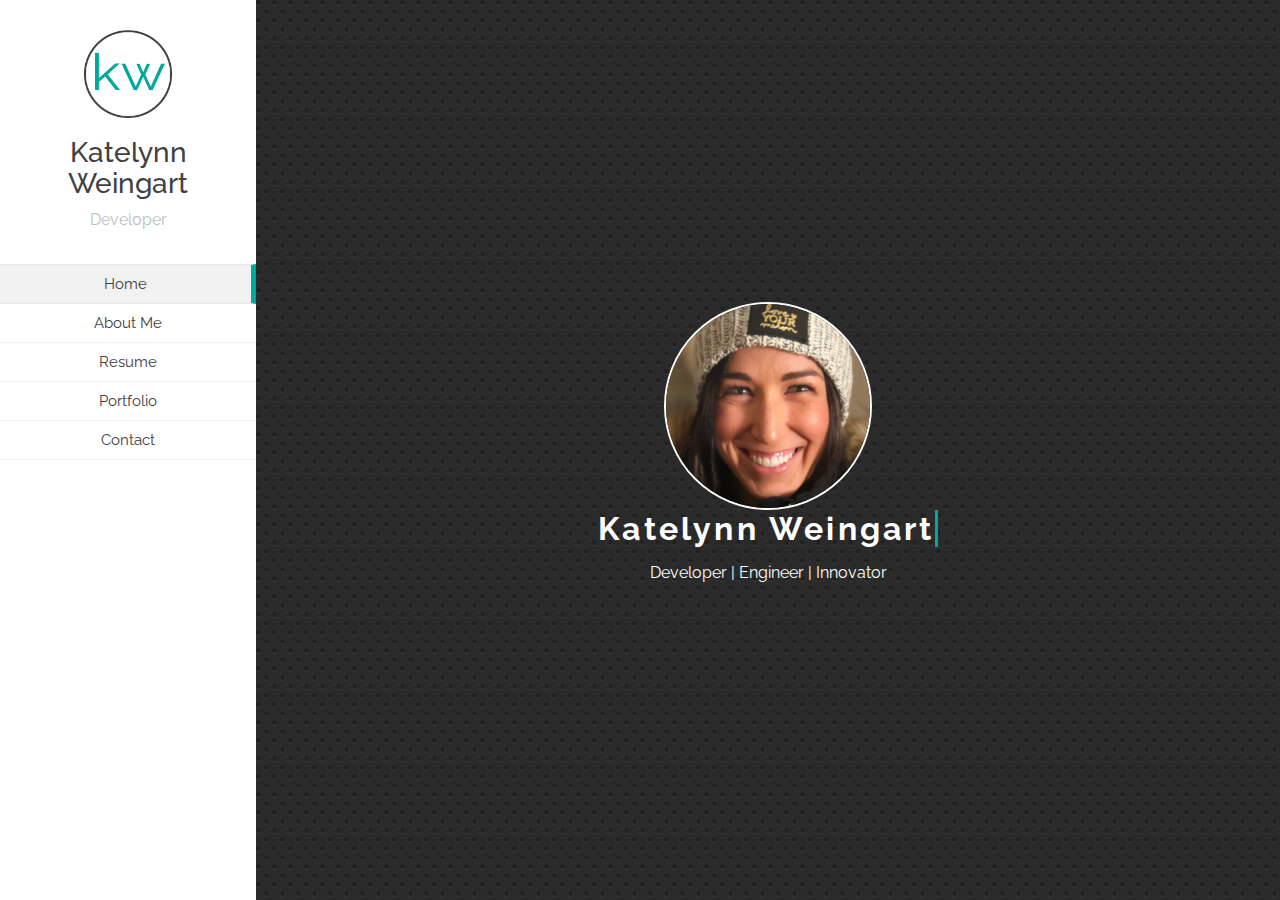
<file: index.html>
<!DOCTYPE html>
<html lang="en" dir="ltr">
  <head>
    <meta charset="utf-8">
    <!-- link style sheet -->
    <link rel="stylesheet" href="css/style.css">
    <!-- font awesome  -->
    <link rel="stylesheet" href="https://use.fontawesome.com/releases/v5.2.0/css/all.css" integrity="sha384-hWVjflwFxL6sNzntih27bfxkr27PmbbK/iSvJ+a4+0owXq79v+lsFkW54bOGbiDQ" crossorigin="anonymous">
    <!-- google fonts -->
    <link href="https://fonts.googleapis.com/css?family=Raleway:400,500" rel="stylesheet">

    </script>

    <title>Katelynn Weingart</title>
  </head>
  <body>
    <div class="index-container">

      <!-- header -->
      <header id="index_header" class="header">
        <div class="my-logo">
          <img src="img/Logo.png" alt="kate-logo" id="logo">
        </div>
        <div class="index-title-block">
          <h1 class="index-title">Katelynn Weingart</h1>
          <p class="index-description">Developer</p>
        </div>
        <!-- navigation and external links -->
        <div class="nav">
          <!-- Main nav for index links -->
          <ul id="nav" class="index-main-nav">
            <li class="active"><a href="index.html"><span class="header-name">Home</span><i class="fas fa-home front-icon"></i></a></li>
            <li><a href="about.html"><span class="header-name">About Me</span><i class="fas fa-user front-icon"></i></a></li>
            <li><a href="resume.html"><span class="header-name">Resume</span><i class="fas fa-pencil-alt front-icon"></i></a></li>
            <li><a href="portfolio.html"><span class="header-name">Portfolio</span><i class="fas fa-desktop front-icon"></i></a></li>
            <li><a href="contact.html"><span class="header-name">Contact</span><i class="fas fa-phone front-icon"></i></a></li>
          </ul>
          <!-- Main menu for index links -->

          <!-- External Links -->
          <ul class="external-links">
            <li>
              <a href="https://github.com/kweingart08" target="_blank" class="external-button">
              <i class="fab fa-github"></i>
              </a>
            </li>

            <li>
              <a href="https://www.linkedin.com/in/katelynnweingart/" target="_blank" class="external-button"><i class="fab fa-linkedin"></i>
              </a>
            </li>

            <li>
              <a href="https://profiles.generalassemb.ly/katelynn-weingart" target="_blank" class="external-button"><i class="fas fa-cog"></i>
              </a>
            </li>
          </ul>
          <!-- External Links -->
        </div>

        <!-- navigation and external links -->
      </header>


      <!-- main div with front image and slogan -->
      <div class="front">
        <div class="front-image">
          <img src="img/kate.jpeg" alt="Image of Kate" id="front-pic">
        </div>
        <div class="name typewriter">
          <h1 id="front-name">Katelynn Weingart</h1>
        </div>
        <div class="bkgd">
          <p id="short_bkgd">Developer | Engineer | Innovator</p>
        </div>
      </div>


    </div>
  </body>
</html>
</file>
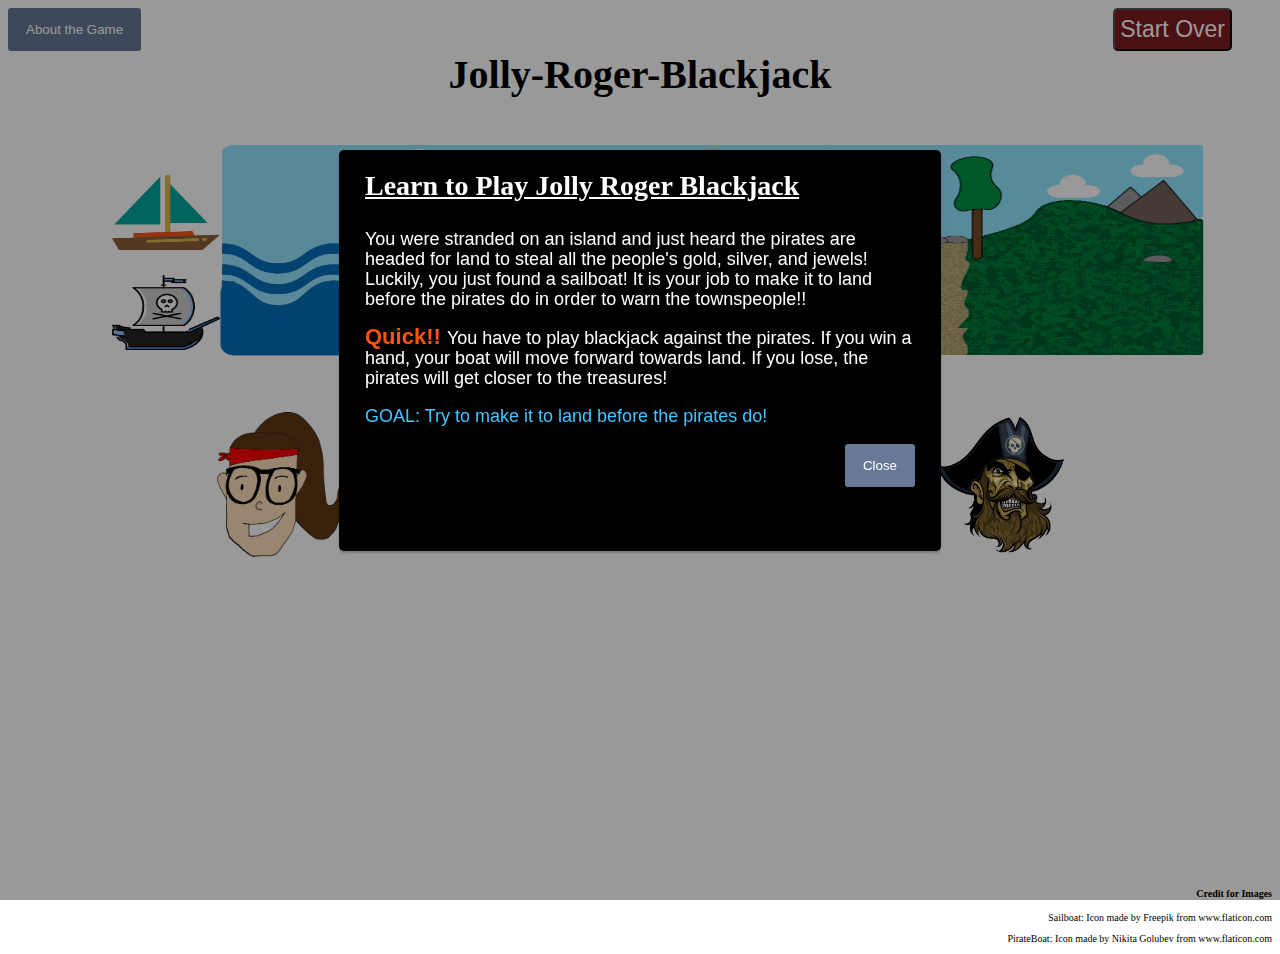
<file: Projects/Jolly-Roger-Blackjack/index.html>
<!DOCTYPE html>
<html lang="en" dir="ltr">
  <head>
    <meta charset="utf-8">
    <!-- linking style sheet -->
    <link rel="stylesheet" href="css/style.css">
    <!-- google fonts link -->
    <link href="https://fonts.googleapis.com/css?family=Permanent+Marker|Shrikhand|UnifrakturCook:700" rel="stylesheet">
    <!-- font awesome link -->
    <link rel="stylesheet" href="https://use.fontawesome.com/releases/v5.0.13/css/all.css" integrity="sha384-DNOHZ68U8hZfKXOrtjWvjxusGo9WQnrNx2sqG0tfsghAvtVlRW3tvkXWZh58N9jp" crossorigin="anonymous">

    <!-- linking jQuery  -->
    <script
    src="https://code.jquery.com/jquery-3.3.1.min.js"
    integrity="sha256-FgpCb/KJQlLNfOu91ta32o/NMZxltwRo8QtmkMRdAu8="
    crossorigin="anonymous"></script>

    <!-- linking javascript  -->
    <script type="text/javascript" src="js/app.js"></script>

    <title>Jolly Roger Blackjack</title>
  </head>
  <body>
    <!-- CREATING MODAL FOR INSTRUCTIONS -->
    <!-- button to open modal -->
    <div class="top-banner-buttons">
      <button type="button" name="button" id="openModal" class="modal-buttons">About the Game</button>
      <button type="button" name="button" id="restart">Start Over</button>
    </div>
    <!-- modal  -->
    <div id="modal">
      <div id="modal-textbox">
        <!-- header -->
        <h1 id="modal-title">Learn to Play Jolly Roger Blackjack</h1>
        <!-- content -->
        <p>You were stranded on an island and just heard the pirates are headed for land to steal all the people's gold, silver, and jewels! Luckily, you just found a sailboat! It is your job to make it to land before the pirates do in order to warn the townspeople!!</p>
        <p><span id="quick">Quick!! </span>You have to play blackjack against the pirates. If you win a hand, your boat will move forward towards land. If you lose, the pirates will get closer to the treasures!</p>
        <p id="goal">GOAL: Try to make it to land before the pirates do!</p>
        <!-- close button -->
        <div id="modal-footer">
          <!-- <a href="#" id="close">Close</a> -->
          <button type="button" name="button" class="modal-buttons" id="close">Close</button>
        </div>
      </div>
    </div>



    <!-- creating container for all contents -->
    <div class="container">
      <h1>Jolly-Roger-Blackjack</h1>
      <!-- creating div for top portion with boats and land images for the race -->
      <div class="race">
        <!-- creating boat div for boat and water images  -->
        <div class="boat-races">
          <div class="boat">
            <div class="boat-picture">
              <img src="images/boats-water/sailboat.png" alt="Boat" class=
              "boat-image" id="player-boat">
            </div>
          </div>
          <div class="boat">
            <div class="boat-picture">
              <img src="images/boats-water/pirate-ship.png" alt="Boat" class=
              "boat-image" id="pirate-boat">
            </div>
          </div>
        </div>

        <div class="land">
          <img src="images/boats-water/water-and-land.png" alt="Land" id="land">
        </div>

      </div>
      <!-- creating bottom div for cards and game portion -->
      <div class="game">
        <div id="header-to-start">
          <button type="button" name="button" id="lets-play">Deal Me In!</button>
        </div>
        <div class="players">

          <div id="player1">
            <div class="people">
              <img src="images/player.png" alt="Player" class="players-image">
            </div>
            <div class="player1-cards">
              <div class="cards" id="player-cards">

              </div>
            </div>
          </div>

          <div class="versus">
            <p id="status"></p>
            <!-- <h2>VS</h2> -->
            <div class="hit-and-stay">
              <button type="button" class="decision" id="hit">HIT <i class="far fa-hand-point-up"></i></button>
              <button type="button" class="decision" id="stand">STAND <i class="far fa-hand-rock"></i></button>
            </div>
          </div>

          <div id="pirate">
            <div class="people">
              <img src="images/pirate.png" alt="Pirate" class="players-image">
            </div>
            <div class="pirates-cards">
              <div class="cards" id="pirate-cards">
              </div>
            </div>
          </div>
        </div>
      </div>


    </div>
    <footer id="credits">
      <h4>Credit for Images</h4>
      <p>Sailboat: Icon made by Freepik from www.flaticon.com</p>
      <p>PirateBoat: Icon made by Nikita Golubev from www.flaticon.com</p>
    </footer>
  </body>
</html>
</file>
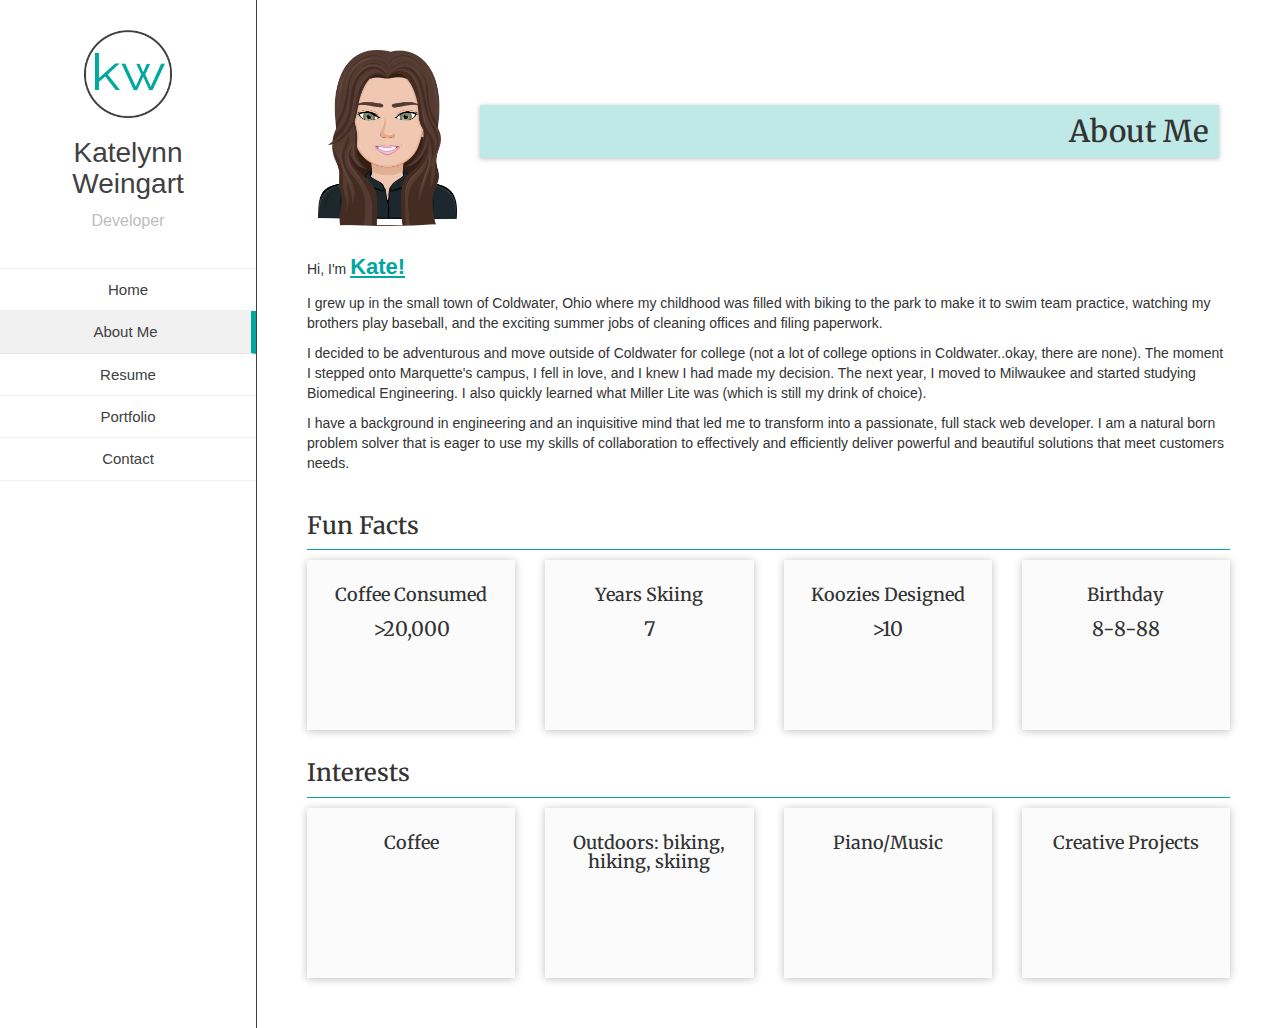
<file: about.html>
<!DOCTYPE html>
<html lang="en" dir="ltr">
  <head>
    <meta charset="utf-8">
    <!-- link style sheet -->
    <link rel="stylesheet" href="css/style.css">
    <!-- font awesome  -->
    <link rel="stylesheet" href="https://use.fontawesome.com/releases/v5.2.0/css/all.css" integrity="sha384-hWVjflwFxL6sNzntih27bfxkr27PmbbK/iSvJ+a4+0owXq79v+lsFkW54bOGbiDQ" crossorigin="anonymous">
    <!-- google fonts -->
    <link href="https://fonts.googleapis.com/css?family=Raleway:400,500" rel="stylesheet">
    <link href="https://fonts.googleapis.com/css?family=Merriweather" rel="stylesheet">
    <!-- bootstrap -->
    <!-- Latest compiled and minified CSS -->
    <link rel="stylesheet" href="https://maxcdn.bootstrapcdn.com/bootstrap/3.3.7/css/bootstrap.min.css" integrity="sha384-BVYiiSIFeK1dGmJRAkycuHAHRg32OmUcww7on3RYdg4Va+PmSTsz/K68vbdEjh4u" crossorigin="anonymous">
    <title>About Kate</title>
  </head>
  <body>
    <div class="about-container">
      <!-- header -->
      <header id="index_header" class="header">
        <div class="my-logo">
          <img src="img/Logo.png" alt="kate-logo" id="logo">
        </div>
        <div class="index-title-block">
          <h1 class="index-title">Katelynn Weingart</h1>
          <p class="index-description">Developer</p>
        </div>
        <!-- navigation and external links -->
        <div class="nav">
          <!-- Main nav for index links -->
          <ul id="nav" class="index-main-nav">
            <li><a href="index.html"><span class="header-name">Home</span><i class="fas fa-home front-icon"></i></a></li>
            <li class="active"><a href="about.html"><span class="header-name">About Me</span><i class="fas fa-user front-icon"></i></a></li>
            <li><a href="resume.html"><span class="header-name">Resume</span><i class="fas fa-pencil-alt front-icon"></i></a></li>
            <li><a href="portfolio.html"><span class="header-name">Portfolio</span><i class="fas fa-desktop front-icon"></i></a></li>
            <li><a href="contact.html"><span class="header-name">Contact</span><i class="fas fa-phone front-icon"></i></a></li>
          </ul>
          <!-- Main menu for index links -->

          <!-- External Links -->
          <ul class="external-links">
            <li>
              <a href="https://github.com/kweingart08" target="_blank" class="external-button">
              <i class="fab fa-github"></i>
              </a>
            </li>

            <li>
              <a href="https://www.linkedin.com/in/katelynnweingart/" target="_blank" class="external-button"><i class="fab fa-linkedin"></i>
              </a>
            </li>

            <li>
              <a href="https://profiles.generalassemb.ly/katelynn-weingart" target="_blank" class="external-button"><i class="fas fa-cog"></i>
              </a>
            </li>
          </ul>
          <!-- External Links -->
        </div>

        <!-- navigation and external links -->
      </header>

      <!-- about me main div -->
      <div class="about-me">
        <!-- header with title -->
        <div class="about-me-header">
          <img src="img/Kate_avatar.png" alt="kate-avatar" id="avatar">
          <h2 class="header-title">About Me</h2>
        </div>
        <!-- header with title -->
        <!-- about me description paragraph -->
        <div class="about-me-description">
          <p>Hi, I'm <span id="name">Kate!</span></p>
          <p>I grew up in the small town of Coldwater, Ohio where my childhood was filled with biking to the park to make it to swim team practice, watching my brothers play baseball, and the exciting summer jobs of cleaning offices and filing paperwork.</p>
          <p>I decided to be adventurous and move outside of Coldwater for college (not a lot of college options in Coldwater..okay, there are none). The moment I stepped onto Marquette's campus, I fell in love, and I knew I had made my decision. The next year, I moved to Milwaukee and started studying Biomedical Engineering. I also quickly learned what Miller Lite was (which is still my drink of choice).</p>
          <p>I have a background in engineering and an inquisitive mind that led me to transform into a passionate, full stack web developer. I am a natural born problem solver that is eager to use my skills of collaboration to effectively and efficiently deliver powerful and beautiful solutions that meet customers needs.</p>
        </div>
        <!-- about me description paragraph -->
        <!-- fun facts div -->
        <div class="fun-facts">
          <!-- fun fact header -->
          <div class="fun-title">
            <h3 class="fun-title-header">Fun Facts</h3>
          </div>
          <!-- fun fact header -->
          <!-- fun facts row -->
          <div class="row">
            <!-- fun fact column -->
            <div class="col-fact col-sm-6 col-md-3">
              <div class="fact">
                <i class="fas fa-coffee"></i>
                <h4 class="fact-header">Coffee Consumed</h4>
                <span class="fact-value">>20,000</span>
              </div>
            </div>
            <!-- fun fact column -->
            <!-- fun fact column -->
            <div class="col-fact col-sm-6 col-md-3">
              <div class="fact">
                <i class="far fa-snowflake"></i>
                <h4 class="fact-header">Years Skiing</h4>
                <span class="fact-value">7</span>
              </div>
            </div>
            <!-- fun fact column -->
            <!-- fun fact column -->
            <div class="col-fact col-sm-6 col-md-3">
              <div class="fact">
                <i class="fas fa-beer"></i>
                <h4 class="fact-header">Koozies Designed</h4>
                <span class="fact-value">>10</span>
              </div>
            </div>
            <!-- fun fact column -->
            <!-- fun fact column -->
            <div class="col-fact col-sm-6 col-md-3">
              <div class="fact">
                <i class="fas fa-birthday-cake"></i>
                <h4 class="fact-header">Birthday</h4>
                <span class="fact-value">8-8-88</span>
              </div>
            </div>
            <!-- fun fact column -->
          </div>
          <!-- fun facts row -->
        </div>
        <!-- fun facts div -->


        <!-- fun facts div -->
        <div class="fun-facts">
          <!-- fun fact header -->
          <div class="fun-title">
            <h3 class="fun-title-header">Interests</h3>
          </div>
          <!-- fun fact header -->
          <!-- fun facts row -->
          <div class="row">
            <!-- fun fact column -->
            <div class="col-fact col-sm-6 col-md-3">
              <div class="fact">
                <i class="fas fa-coffee"></i>
                <h4 class="fact-header">Coffee</h4>
              </div>
            </div>
            <!-- fun fact column -->
            <!-- fun fact column -->
            <div class="col-fact col-sm-6 col-md-3">
              <div class="fact">
                <i class="fas fa-bicycle"></i>
                <h4 class="fact-header">Outdoors: biking, hiking, skiing</h4>
              </div>
            </div>
            <!-- fun fact column -->
            <!-- fun fact column -->
            <div class="col-fact col-sm-6 col-md-3">
              <div class="fact">
                <i class="fas fa-headphones"></i>
                <h4 class="fact-header">Piano/Music</h4>
              </div>
            </div>
            <!-- fun fact column -->
            <!-- fun fact column -->
            <div class="col-fact col-sm-6 col-md-3">
              <div class="fact">
                <i class="fas fa-paint-brush"></i>
                <h4 class="fact-header">Creative Projects</h4>
              </div>
            </div>
            <!-- fun fact column -->
          </div>
          <!-- fun facts row -->
        </div>
        <!-- fun facts div -->
      </div>
      <!-- about me main div -->
    </div>
  </body>
</html>
</file>
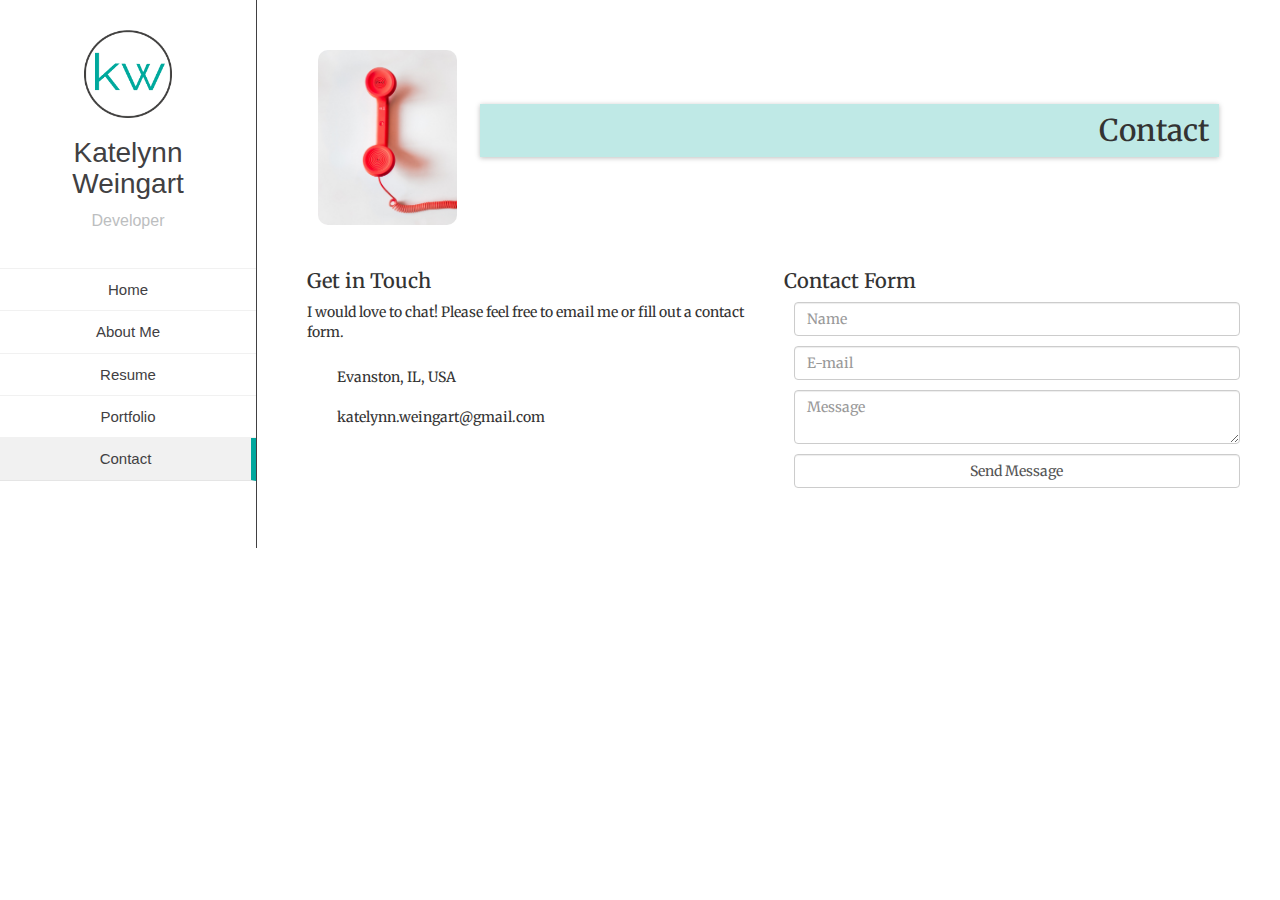
<file: contact.html>
<!DOCTYPE html>
<html lang="en" dir="ltr">
  <head>
    <meta charset="utf-8">
    <!-- link style sheet -->
    <link rel="stylesheet" href="css/style.css">
    <!-- font awesome  -->
    <link rel="stylesheet" href="https://use.fontawesome.com/releases/v5.2.0/css/all.css" integrity="sha384-hWVjflwFxL6sNzntih27bfxkr27PmbbK/iSvJ+a4+0owXq79v+lsFkW54bOGbiDQ" crossorigin="anonymous">
    <!-- google fonts -->
    <link href="https://fonts.googleapis.com/css?family=Raleway:400,500" rel="stylesheet">
    <link href="https://fonts.googleapis.com/css?family=Merriweather" rel="stylesheet">
    <!-- bootstrap -->
    <!-- Latest compiled and minified CSS -->
    <link rel="stylesheet" href="https://maxcdn.bootstrapcdn.com/bootstrap/3.3.7/css/bootstrap.min.css" integrity="sha384-BVYiiSIFeK1dGmJRAkycuHAHRg32OmUcww7on3RYdg4Va+PmSTsz/K68vbdEjh4u" crossorigin="anonymous">

    <title>About Kate</title>
  </head>
  <body>
    <div class="contact-container">
      <!-- header -->
      <header id="index_header" class="header">
        <div class="my-logo">
          <img src="img/Logo.png" alt="kate-logo" id="logo">
        </div>
        <div class="index-title-block">
          <h1 class="index-title">Katelynn Weingart</h1>
          <p class="index-description">Developer</p>
        </div>
        <!-- navigation and external links -->
        <div class="nav">
          <!-- Main nav for index links -->
          <ul id="nav" class="index-main-nav">
            <li><a href="index.html"><span class="header-name">Home</span><i class="fas fa-home front-icon"></i></a></li>
            <li><a href="about.html"><span class="header-name">About Me</span><i class="fas fa-user front-icon"></i></a></li>
            <li><a href="resume.html"><span class="header-name">Resume</span><i class="fas fa-pencil-alt front-icon"></i></a></li>
            <li><a href="portfolio.html"><span class="header-name">Portfolio</span><i class="fas fa-desktop front-icon"></i></a></li>
            <li class="active"><a href="contact.html"><span class="header-name">Contact</span><i class="fas fa-phone front-icon"></i></a></li>
          </ul>
          <!-- Main menu for index links -->

          <!-- External Links -->
          <ul class="external-links">
            <li>
              <a href="https://github.com/kweingart08" target="_blank" class="external-button">
              <i class="fab fa-github"></i>
              </a>
            </li>

            <li>
              <a href="https://www.linkedin.com/in/katelynnweingart/" target="_blank" class="external-button"><i class="fab fa-linkedin"></i>
              </a>
            </li>

            <li>
              <a href="https://profiles.generalassemb.ly/katelynn-weingart" target="_blank" class="external-button"><i class="fas fa-cog"></i>
              </a>
            </li>
          </ul>
          <!-- External Links -->
        </div>

        <!-- navigation and external links -->
      </header>

      <!-- about me main div -->
      <div class="about-me">
        <!-- header with title -->
        <div class="about-me-header">
          <img src="img/phone.jpg" alt="phone" id="phone">
          <h2 class="header-title contact-header">Contact</h2>
        </div>
        <!-- fun facts div -->
        <div class="contact-me">

          <!-- fun facts row -->
          <div class="row">
            <!-- fun fact column -->
            <div class="col-contact col-sm-6 col-md-6">
              <h3 class="contact-headers">Get in Touch</h3>
              <div class="info">
                <p>I would love to chat! Please feel free to email me or fill out a contact form.</p>
                <ul>
                  <li><i class="fas fa-map-marker-alt"></i> Evanston, IL, USA</li>
                  <li><i class="far fa-envelope"></i> katelynn.weingart@gmail.com</li>
                </ul>
              </div>
            </div>
            <!-- fun fact column -->

            <!-- fun fact column -->
            <div class="col-contact col-sm-6 col-md-6">
              <h3 class="contact-headers">Contact Form</h3>
              <div class="info">
                <form action="https://formspree.io/katelynn.weingart@gmail.com" method="POST">
                  <input class="form-control form-inputs" type="text" name="name" placeholder="Name">
                  <input class="form-control form-inputs" type="email" name="email" placeholder="E-mail">
                  <textarea class="form-control form-inputs" name="message" placeholder="Message"></textarea>
                  <input class="form-control form-inputs form-btn" type="submit" value="Send Message">
                </form>
              </div>
            </div>
            <!-- fun fact column -->
          </div>
          <!-- fun facts row -->
        </div>
        <!-- fun facts div -->
      </div>
      <!-- about me main div -->

  </body>
</html>
</file>
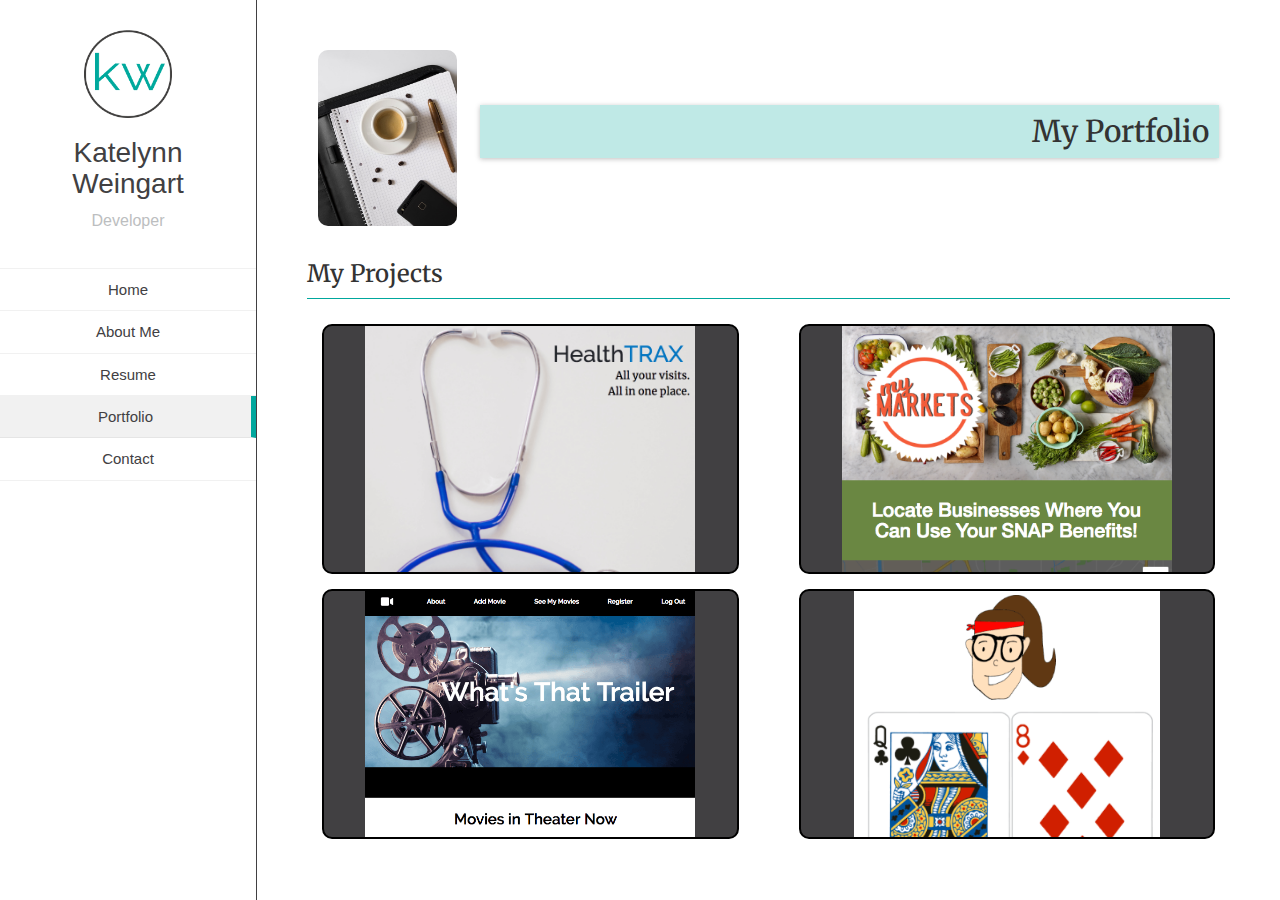
<file: portfolio.html>
<!DOCTYPE html>
<html lang="en" dir="ltr">
  <head>
    <meta charset="utf-8">
    <link rel="stylesheet" href="css/style.css">
    <!-- font awesome  -->
    <link rel="stylesheet" href="https://use.fontawesome.com/releases/v5.2.0/css/all.css" integrity="sha384-hWVjflwFxL6sNzntih27bfxkr27PmbbK/iSvJ+a4+0owXq79v+lsFkW54bOGbiDQ" crossorigin="anonymous">
    <!-- google fonts -->
    <link href="https://fonts.googleapis.com/css?family=Merriweather" rel="stylesheet">
    <link href="https://fonts.googleapis.com/css?family=Raleway:400,500" rel="stylesheet">
    <!-- bootstrap -->
    <!-- Latest compiled and minified CSS -->
    <link rel="stylesheet" href="https://maxcdn.bootstrapcdn.com/bootstrap/3.3.7/css/bootstrap.min.css" integrity="sha384-BVYiiSIFeK1dGmJRAkycuHAHRg32OmUcww7on3RYdg4Va+PmSTsz/K68vbdEjh4u" crossorigin="anonymous">
    <!-- JavaScript & jQuery Links -->
   <script src="https://ajax.googleapis.com/ajax/libs/jquery/3.2.1/jquery.min.js"></script>
   <script src="js/app.js"></script>
    <title>Kate's Portfolio</title>
  </head>
  <body>

    <div class="project-container">
      <!-- header -->
      <header id="index_header" class="header">
        <div class="my-logo">
          <img src="img/Logo.png" alt="kate-logo" id="logo">
        </div>
        <div class="index-title-block">
          <h1 class="index-title">Katelynn Weingart</h1>
          <p class="index-description">Developer</p>
        </div>
        <!-- navigation and external links -->
        <div class="nav">
          <!-- Main nav for index links -->
          <ul id="nav" class="index-main-nav">
            <li><a href="index.html"><span class="header-name">Home</span><i class="fas fa-home front-icon"></i></a></li>
            <li><a href="about.html"><span class="header-name">About Me</span><i class="fas fa-user front-icon"></i></a></li>
            <li><a href="resume.html"><span class="header-name">Resume</span><i class="fas fa-pencil-alt front-icon"></i></a></li>
            <li class="active"><a href="portfolio.html"><span class="header-name">Portfolio</span><i class="fas fa-desktop front-icon"></i></a></li>
            <li><a href="contact.html"><span class="header-name">Contact</span><i class="fas fa-phone front-icon"></i></a></li>
          </ul>
          <!-- Main menu for index links -->

          <!-- External Links -->
          <ul class="external-links">
            <li>
              <a href="https://github.com/kweingart08" target="_blank" class="external-button">
              <i class="fab fa-github"></i>
              </a>
            </li>

            <li>
              <a href="https://www.linkedin.com/in/katelynnweingart/" target="_blank" class="external-button"><i class="fab fa-linkedin"></i>
              </a>
            </li>

            <li>
              <a href="https://profiles.generalassemb.ly/katelynn-weingart" target="_blank" class="external-button"><i class="fas fa-cog"></i>
              </a>
            </li>
          </ul>
          <!-- External Links -->
        </div>

        <!-- navigation and external links -->
      </header>

      <!-- div with all projects -->
      <div class="main-projects">
        <!-- header with title -->
        <div class="about-me-header">
          <img src="img/portfolio.jpg" alt="kate-portfolio" id="portfolio">
          <h2 class="header-title">My Portfolio</h2>
        </div>
        <!-- header with title -->

        <!-- div to hold all of the projects div -->
        <div class="projects">

          <div class="project-list">
            <div class="project-title">
              <h3 class="project-title-header">My Projects</h3>
            </div>

            <div class="row">
              <!-- column for projects -->
              <div class="col-project col-md-6 col-md-6">
                <div class="project" id="project1">
                  <div class="project-image">
                    <img src="img/healthtrax.png" alt="HealthTrax">
                  </div>
                </div>

                <div class="project" id="project2">
                  <div class="project-image">
                    <img src="img/trailer.png" alt="what-sthat-trailer">
                  </div>
                </div>

                <!-- <div class="project">
                  <h4>YARD APP</h4>
                </div> -->

              </div>
              <!-- column for projects -->

              <!-- column for projects -->
              <div class="col-project col-md-6 col-md-6">
                <div class="project" id="project3">
                  <div class="project-image">
                    <img src="img/myMarket.png" alt="myMarket">
                  </div>
                </div>

                <div class="project" id="project4">
                  <div class="project-image">
                    <img src="img/blackjack.png" alt="blackjack">
                  </div>
                </div>

              </div>
              <!-- column for projects -->


            </div>
            <!-- end of row for projects -->

        </div>
        <!--div to hold project list -->
      </div>
      <!-- div with all projects -->

      <!-- modals for clicking -->
      <div id="modal_1">
        <div id="modal-textbox-1">
          <a href="#" id="close_1" class="close-tag">Close</a>
          <div class="project-name">
            <h1 class="project-title">HealthTRAX</h1>
          </div>
          <div class="project-info">
            <p>HealthTRAX is an app that was created to be able to store all of your doctors information in one place. Every doctor seems to have their own website that you need to go to and log-in to be able to see who your doctor is, when you saw them last, and what their contact information is. This is great if you want all of the details of all of your appointments, but sometimes all you need is a simple reminder of when you saw your doctor last, and when you should see them again as well as their simple contact information.</p>
          </div>
          <div class="technology">
            <h4>Technology</h4>
            <div class="technology-list">
              <h5>JavaScript</h5>
              <h5>CSS</h5>
              <h5>Node.JS</h5>
              <h5>Mongoose</h5>
              <h5>Express</h5>
              <h5>EJS</h5>
            </div>
          </div>
          <div class="project-links">
            <a href="https://github.com/kweingart08/HerokuApp_HealthTrax" target="_blank" class="code-links"><i class="fab fa-github github-project"></i></a>

            <a href="https://thawing-reef-79440.herokuapp.com/" target="_blank" class="code-links"><i class="fas fa-play-circle github-project"></i></a>
          </div>

        </div>
      </div>

      <div id="modal_2">
        <div id="modal-textbox-2">
          <a href="#" id="close_2" class="close-tag">Close</a>
          <div class="project-name">
            <h1 class="project-title">Whats-that-Trailer</h1>
          </div>
          <div class="project-info">
            <p class="paragraph">
            I'm not sure about the rest of you, but how many times have you seen: a movie trailer, a poster or even a Facebook ad for an upcoming movie that looked really good... but then you completely forgot about it. Here's an app that let's you add a list of those movies to create a digital movie bucket list.</p>
          </div>
          <div class="technology">
            <h4>Technology</h4>
            <div class="technology-list">
              <h5>Express</h5>
              <h5>Mongoose</h5>
              <h5>Angular</h5>
              <h5>Node.JS</h5>
              <h5>CSS</h5>
              <h5>HTML</h5>
            </div>
          </div>
          <div class="project-links">
            <a href="https://github.com/kweingart08/What-s-that-Trailer" target="_blank" class="code-links"><i class="fab fa-github github-project"></i></a>

            <a href="https://whats-that-trailer.herokuapp.com/" target="_blank" class="code-links"><i class="fas fa-play-circle github-project"></i></a>
          </div>

        </div>
      </div>

      <div id="modal_3">
        <div id="modal-textbox-3">
          <a href="#" id="close_3" class="close-tag">Close</a>
          <div class="project-name">
            <h1 class="project-title">myMarkets</h1>
          </div>
          <div class="project-info">
            <p class="paragraph">
            TBD</p>
          </div>
          <div class="technology">
            <h4>Technology</h4>
            <div class="technology-list">
              <h5>Ruby</h5>
              <h5>Rails</h5>
              <h5>React</h5>
            </div>
          </div>
          <div class="project-links">
            <a href="https://github.com/kweingart08/myMarket" target="_blank" class="code-links"><i class="fab fa-github github-project"></i></a>

            <a href="https://my-markets.herokuapp.com/" target="_blank" class="code-links"><i class="fas fa-play-circle github-project"></i></a>
          </div>


        </div>
      </div>

      <div id="modal_4">
        <div id="modal-textbox-4">
          <a href="#" id="close_4" class="close-tag">Close</a>
          <div class="project-name">
            <h1 class="project-title">Jolly-Roger-BlackJack</h1>
          </div>
          <div class="project-info">
            <p class="paragraph">Jolly-Roger-Blackjack is the game of blackjack with a twist. This game has one player versus the computer, and the goal of the game is to get your boat to the land before the pirate gets there in order to warn the townspeople that they are coming. The way to advance your boat is by winning a hand of blackjack.</p>
          </div>
          <div class="technology">
            <h4>Technology</h4>
            <div class="technology-list">
              <h5>HTML5</h5>
              <h5>CSS3</h5>
              <h5>JavaScript</h5>
              <h5>jQuery</h5>
            </div>
          </div>
          <div class="project-links">
            <a href="https://github.com/kweingart08/kweingart08.github.io/tree/master/Projects/Jolly-Roger-Blackjack" target="_blank" class="code-links"><i class="fab fa-github github-project"></i></a>

            <a href="https://kweingart08.github.io/Projects/Jolly-Roger-Blackjack/" target="_blank" class="code-links"><i class="fas fa-play-circle github-project"></i></a>
          </div>


        </div>
      </div>
      <!-- modals for clicking -->

    </div>
    <!-- main projects div -->

  </div>

  </body>
</html>
</file>
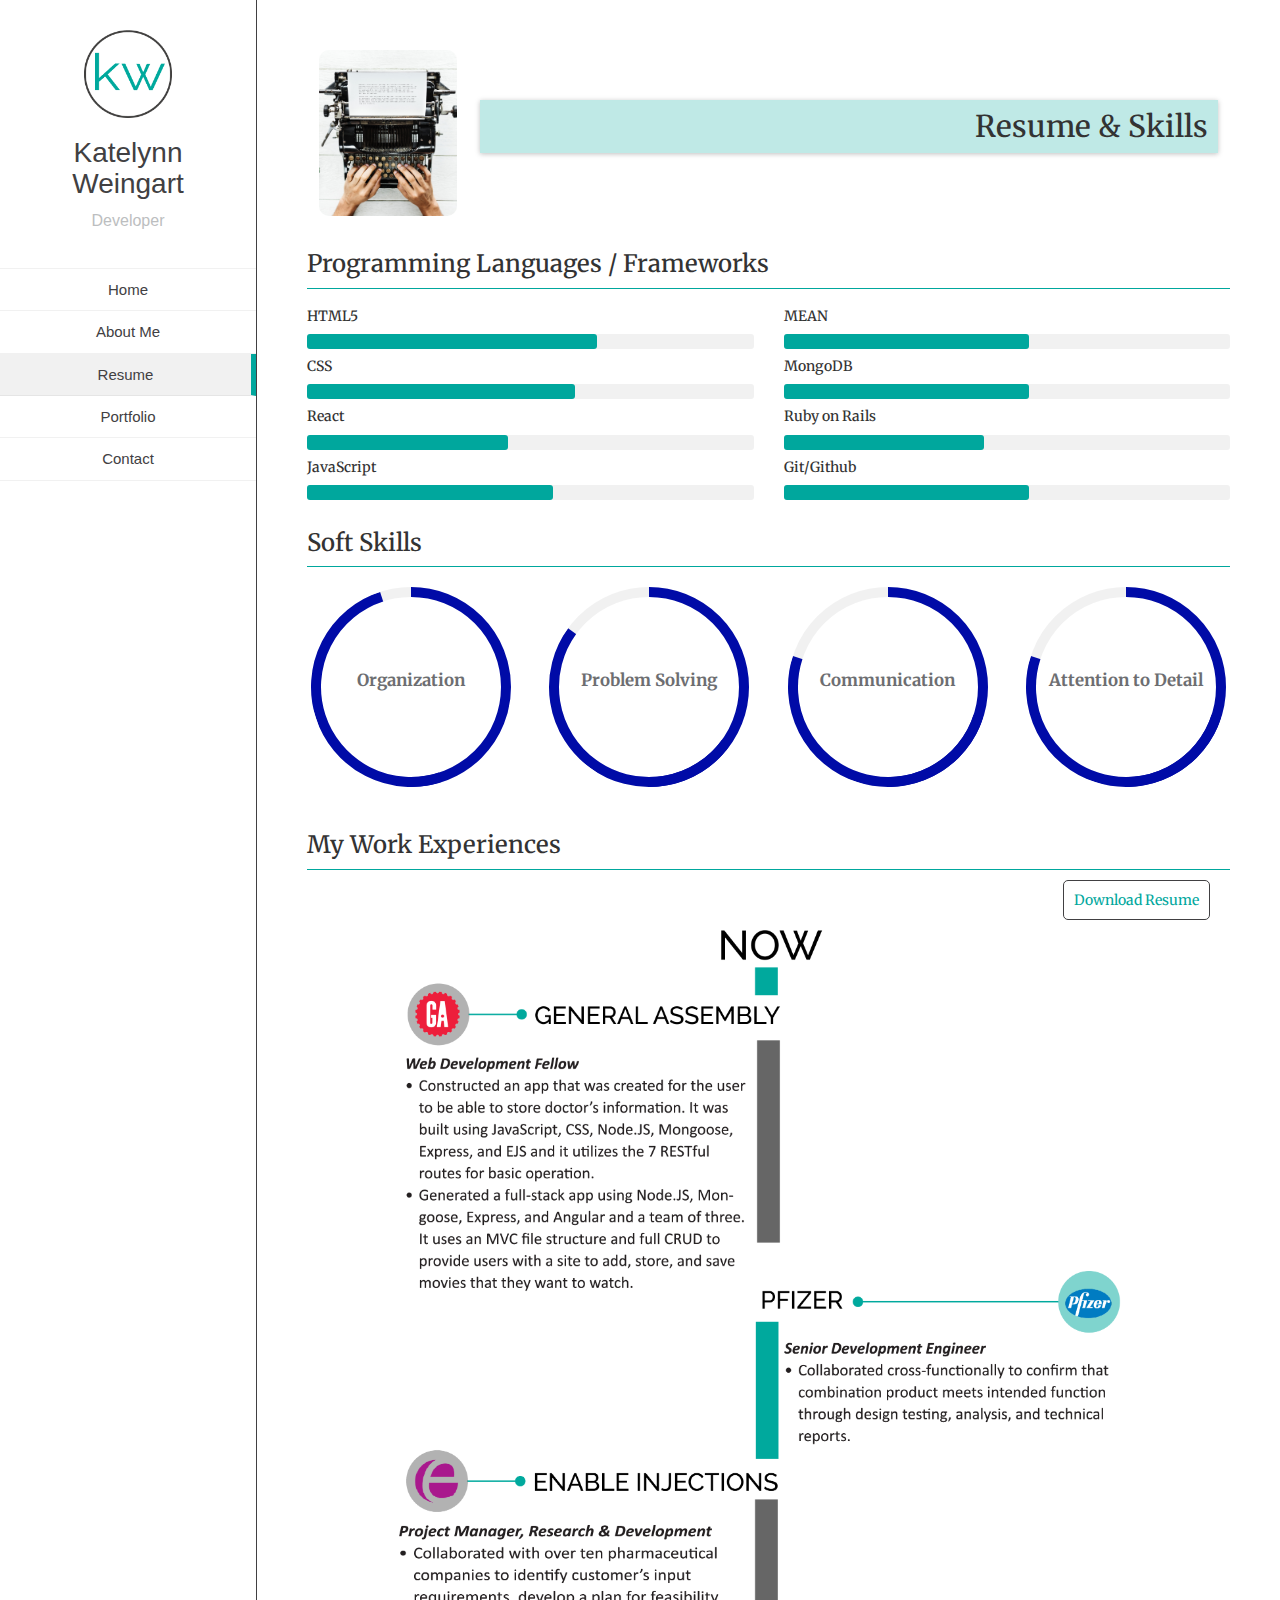
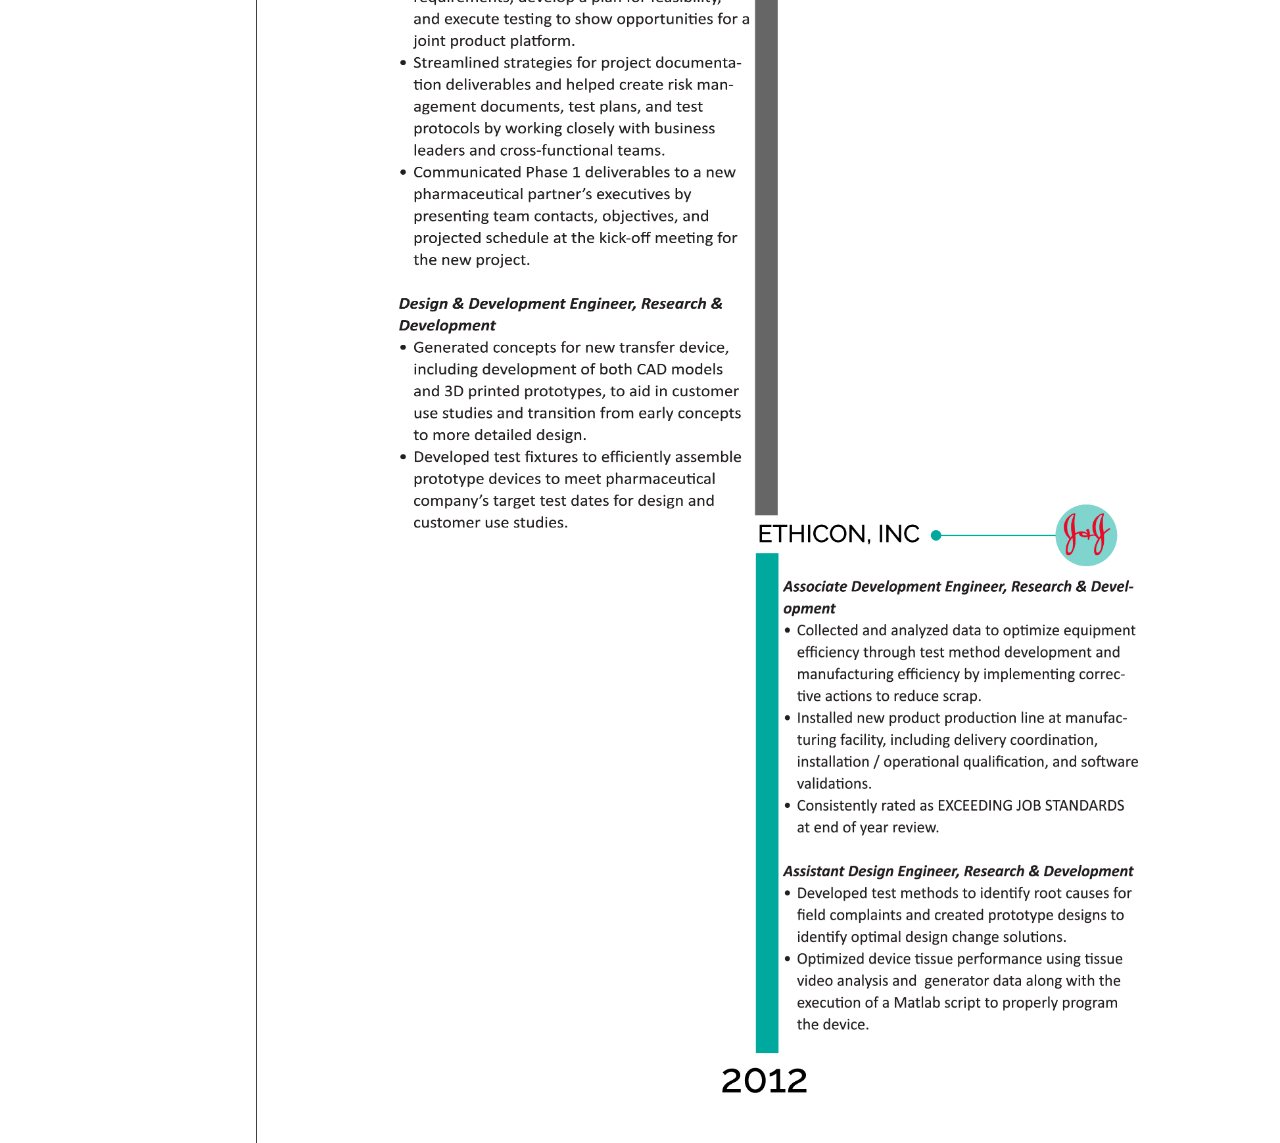
<file: resume.html>
<!DOCTYPE html>
<html lang="en" dir="ltr">
  <head>
    <meta charset="utf-8">
    <!-- link style sheet -->
    <link rel="stylesheet" href="css/style.css">
    <!-- font awesome  -->
    <link rel="stylesheet" href="https://use.fontawesome.com/releases/v5.2.0/css/all.css" integrity="sha384-hWVjflwFxL6sNzntih27bfxkr27PmbbK/iSvJ+a4+0owXq79v+lsFkW54bOGbiDQ" crossorigin="anonymous">
    <!-- google fonts -->
    <link href="https://fonts.googleapis.com/css?family=Merriweather" rel="stylesheet">
    <link href="https://fonts.googleapis.com/css?family=Raleway:400,500" rel="stylesheet">
    <!-- bootstrap -->
    <!-- Latest compiled and minified CSS -->
    <link rel="stylesheet" href="https://maxcdn.bootstrapcdn.com/bootstrap/3.3.7/css/bootstrap.min.css" integrity="sha384-BVYiiSIFeK1dGmJRAkycuHAHRg32OmUcww7on3RYdg4Va+PmSTsz/K68vbdEjh4u" crossorigin="anonymous">
    <title>Resume & Skills</title>
  </head>
  <body>
    <div class="work-container">
      <!-- header -->
      <header id="index_header" class="header">
        <div class="my-logo">
          <img src="img/Logo.png" alt="kate-logo" id="logo">
        </div>
        <div class="index-title-block">
          <h1 class="index-title">Katelynn Weingart</h1>
          <p class="index-description">Developer</p>
        </div>
        <!-- navigation and external links -->
        <div class="nav">
          <!-- Main nav for index links -->
          <ul id="nav" class="index-main-nav">
            <li><a href="index.html"><span class="header-name">Home</span><i class="fas fa-home front-icon"></i></a></li>
            <li><a href="about.html"><span class="header-name">About Me</span><i class="fas fa-user front-icon"></i></a></li>
            <li class="active"><a href="resume.html"><span class="header-name">Resume</span><i class="fas fa-pencil-alt front-icon"></i></a></li>
            <li><a href="portfolio.html"><span class="header-name">Portfolio</span><i class="fas fa-desktop front-icon"></i></a></li>
            <li><a href="contact.html"><span class="header-name">Contact</span><i class="fas fa-phone front-icon"></i></a></li>
          </ul>
          <!-- Main menu for index links -->

          <!-- External Links -->
          <ul class="external-links">
            <li>
              <a href="https://github.com/kweingart08" target="_blank" class="external-button">
              <i class="fab fa-github"></i>
              </a>
            </li>

            <li>
              <a href="https://www.linkedin.com/in/katelynnweingart/" target="_blank" class="external-button"><i class="fab fa-linkedin"></i>
              </a>
            </li>

            <li>
              <a href="https://profiles.generalassemb.ly/katelynn-weingart" target="_blank" class="external-button"><i class="fas fa-cog"></i>
              </a>
            </li>
          </ul>
          <!-- External Links -->
        </div>

        <!-- navigation and external links -->
      </header>

      <!-- work and skills div -->
      <div class="work-and-skills">
        <div class="about-me-header">
          <img src="img/resume-pic.jpg" alt="resume-photo" id="resume">
          <h2 class="header-title">Resume & Skills</h2>
        </div>

        <!-- programming skills -->
        <div class="skills">
          <div class="skills-title">
            <h3 class="skill-title-header">Programming Languages / Frameworks</h3>
          </div>

          <div class="row">
            <div class="col-skill col-sm-6 col-md-6">
              <div class="skill">
                <div class="skill-and-percent">
                  <div class="skill-name">
                    <h4>HTML5</h4>
                  </div>
                  <div class="skill-bar">
                    <div class="skills-area skill_1">

                    </div>
                  </div>
                </div>
              </div>

              <div class="skill">
                <div class="skill-and-percent">
                  <div class="skill-name">
                    <h4>CSS</h4>
                  </div>
                  <div class="skill-bar">
                    <div class="skills-area skill_2">

                    </div>
                  </div>
                </div>
              </div>
              <div class="skill">
                <div class="skill-and-percent">
                  <div class="skill-name">
                    <h4>React</h4>
                  </div>
                  <div class="skill-bar">
                    <div class="skills-area skill_3">

                    </div>
                  </div>
                </div>
              </div>
              <div class="skill">
                <div class="skill-and-percent">
                  <div class="skill-name">
                    <h4>JavaScript</h4>
                  </div>
                  <div class="skill-bar">
                    <div class="skills-area skill_4">

                    </div>
                  </div>
                </div>
              </div>
            </div>
            <div class="col-skill col-sm-6 col-md-6">
              <div class="skill">
                <div class="skill-and-percent">
                  <div class="skill-name">
                    <h4>MEAN</h4>
                  </div>
                  <div class="skill-bar">
                    <div class="skills-area skill_5">

                    </div>
                  </div>
                </div>
              </div>

              <div class="skill">
                <div class="skill-and-percent">
                  <div class="skill-name">
                    <h4>MongoDB</h4>
                  </div>
                  <div class="skill-bar">
                    <div class="skills-area skill_6">

                    </div>
                  </div>
                </div>
              </div>
              <div class="skill">
                <div class="skill-and-percent">
                  <div class="skill-name">
                    <h4>Ruby on Rails</h4>
                  </div>
                  <div class="skill-bar">
                    <div class="skills-area skill_7">

                    </div>
                  </div>
                </div>
              </div>
              <div class="skill">
                <div class="skill-and-percent">
                  <div class="skill-name">
                    <h4>Git/Github</h4>
                  </div>
                  <div class="skill-bar">
                    <div class="skills-area skill_8">

                    </div>
                  </div>
                </div>
              </div>
            </div>
          </div>
        </div>
        <!-- programming skills -->

        <!-- soft skills -->
        <div class="skills">
          <div class="skills-title">
            <h3 class="skill-title-header">Soft Skills</h3>
          </div>

          <div class="row">
            <div class="col-circles col-sm-6 col-md-3">
              <div id="circle_1">
                <div class="pie-wrapper progress-95">
                  <span class="label">Organization</span>
                  <div class="pie">
                    <div class="left-side half-circle"></div>
                    <div class="right-side half-circle"></div>
                  </div>
                </div>
              </div>
            </div>

            <div class="col-circles col-sm-6 col-md-3">
              <div id="circle_2">
                <div class="pie-wrapper progress-85">
                  <span class="label">Problem Solving</span>
                  <div class="pie">
                    <div class="left-side half-circle"></div>
                    <div class="right-side half-circle"></div>
                  </div>
                </div>

              </div>
            </div>

            <div class="col-circles col-sm-6 col-md-3">
              <div id="circle_3">
                <div class="pie-wrapper progress-80">
                  <span class="label">Communication</span>
                  <div class="pie">
                    <div class="left-side half-circle"></div>
                    <div class="right-side half-circle"></div>
                  </div>
                </div>
              </div>
            </div>

            <div class="col-circles col-sm-6 col-md-3">
              <div id="circle_4">
                <div class="pie-wrapper progress-80">
                  <span class="label">Attention to Detail</span>
                  <div class="pie">
                    <div class="left-side half-circle"></div>
                    <div class="right-side half-circle"></div>
                  </div>
                </div>
              </div>
            </div>

          </div>
        </div>
        <!-- soft skills -->

        <div class="skills-title">
          <h3 class="skill-title-header">My Work Experiences</h3>
        </div>

        <div class="resume-download">
          <a href="https://drive.google.com/file/d/19yHE-ysPNfWjgo7-N4jq_sksZrbJEvzw/view?usp=sharing" target="_blank">Download Resume</a>
        </div>

        <div class="work">
          <img src="img/work-timeline.png" alt="work-timeline" id="timeline">
        </div>
      </div>
      <!-- work and skills div -->
    </div>

  </body>
</html>
</file>
<file: css/style.css>
/* variables for index - color scheme */
:root {
  --teal: #00a79d;
  --teal-t: rgba(0,167,157,0.25);
  --dark-grey: #414042;
  --light-grey: #bcbec0;
  --medium-grey: #6d6e71;
  --yellow: #fff200;
  --sand: #d5d5d5;
  --light-grey-t: rgba(158,158,158,0.15);
  --super-lightgrey: rgba(248,248,248,0.5);
}

/* ===body and html style=== */
html {
  height: 100%;
  width: 100%
}

body {
  margin: 0;
  padding: 0;
  font-family: 'Raleway', sans-serif;
  height: 100%;
  width: 100%;
}

/******************** ====INDEX PAGE STYLE==== ********************/
.index-container {
  height: 100%;
  position: relative;
}

/* ====nav bar style==== */
.header {
  position: fixed;
  width: 20%;
  height: 100%;
  background: #fff;
  overflow: auto;
}

.my-logo {
  position: relative;
  margin: 30px auto 20px;
  max-width: 110px;
  text-align: center;
  z-index: 0;
}

.my-logo img {
  position: relative;
}

img {
  vertical-align: bottom;
  max-width: 80%;
  height: auto;
}

.index-title-block {
  position: relative;
  z-index: 1;
  margin: 20px 20px 10px;
  text-align: center;
}

.index-title {
  color: var(--dark-grey);
  font-size: 28px;
  font-weight: 500;
  line-height: 1.1em;
  margin: 15px 0 0 0
}

p.index-description {
  color: var(--light-grey);
  font-size: 16px;
  margin: 10px 0;
}

.nav {
  display: block;
  padding: 25px 0 30px;
}

.index-main-nav {
  display: block;
  padding: 0;
  margin: 0;
}

.index-main-nav li {
  display: block;
  position: relative;
  padding: 0;
  text-align: center;
}

.index-main-nav li a:hover {
  background: var(--super-lightgrey);
  border-right: 5px solid var(--light-grey);
}

.index-main-nav li.active a {
  background: var(--light-grey-t);
  border-right: 5px solid var(--teal);
}

.index-main-nav li:first-child a {
  border-top: 1px solid var(--light-grey-t);
}

.index-main-nav li a {
  display: block;
  padding: 10px 20px;
  text-align: center;
  color: var(--dark-grey);
  font-size: 15px;
  position: relative;
  text-decoration: none;
  border-bottom: 1px solid var(--light-grey-t);
  outline: none;
}

ul.external-links {
  display: block;
  list-style: none;
  margin: 40px 0 0;
  padding: 0;
  text-align: center;
}

ul.external-links li {
  display: inline-block;
  margin: 0;
  padding: 0;
}

ul.external-links li a {
  display: inline-block;
  margin: 0 3px;
  width: 28px;
  color: var(--dark-grey);
  text-align: center;
}

a {
  text-decoration: none;
  outline: none;
}

ul.external-links li a i {
  font-size: 26px;
}

ul.external-links li a i:hover {
  font-size: 29px;
  color: var(--teal);
}

/* ===main front style=== */
#front-pic {
  width: 250px;
  border-radius: 100%;
  border: 2px solid white;
}

.front {
  display: flex;
  flex-direction: column;
  align-items: center;
  justify-content: center;
  height: 100%;
  margin-left: 20%;
  background-image: url("../img/carbon_fibre_v2.png");
  background-size: auto;
  color: white;
}

.front-image, .name, .bkgd {
  text-align: center;
}

.typewriter h1 {
  overflow: hidden;
  border-right: .1em solid var(--teal);
  white-space: nowrap;
  margin: 0 auto;
  letter-spacing: .1em;
  animation: typing 2.5s steps(40,end), blink-caret 1.0s step-end infinite;
}
@keyframes typing {
  from {width: 0}
  to {width: 100%}
}

@keyframes blink-caret {
  from, to {border-color: transparent;}
  25% {border-color: var(--teal);}
}

.footer {
  position: absolute;
  bottom: 0;
  text-align: center;
}

#footer-name {
  color: var(--teal);
  text-decoration: underline;
  font-size: 1.2em;
}


/******************** ====ABOUT ME PAGE STYLE==== ********************/
.about-container {
  height: 100%;
  position: relative;
}
/* ===about me style=== */
.about-me {
  display: flex;
  flex-direction: column;
  margin-left: 20%;
  padding: 50px;
  box-sizing: border-box;
  border-left: 1px solid var(--dark-grey);
}

.about-me-header {
  margin-bottom: 25px;
  text-align: center;
}

#avatar {
  max-width: 15%;
  box-sizing: border-box;
}

.header-title {
  display: inline-block;
  padding: 10px;
  background: var(--teal-t);
  box-shadow: 0 1px 5px rgba(0,0,0,0.25);
  text-align: right;
  width: 80%;
  box-sizing: border-box;
  margin-left: 20px;
  font-family: 'Merriweather', serif;
}

#name {
  font-weight: bold;
  color: var(--teal);
  text-decoration: underline;
  font-size: 22px;
}

.fact i {
  font-size: 54px;
  color: var(--dark-grey);
}

.fact {
  background: var(--super-lightgrey);
  text-align: center;
  display: block;
  width: 100%;
  padding: 15px;
  box-shadow: 0 1px 8px rgba(0,0,0,0.25);
  min-height: 170px;
}

.fun-facts {
  font-family: 'Merriweather', serif;
}

.fun-title-header, .skill-title-header, .project-title-header {
  border-bottom: 1px solid var(--teal);
  text-align: left;
  padding: 10px 0;
}

.fact-value {
  font-size: 20px;
}

/******************** ====RESUME PAGE STYLE==== ********************/
.work-and-skills {
  height: 100%;
  margin-left: 20%;
  padding: 50px;
  text-align: center;
  border-left: 1px solid var(--dark-grey);
}

#resume {
  max-width: 15%;
  box-sizing: border-box;
  border-radius: 10px;
}

.work-and-skills {
  font-family: 'Merriweather', serif;
}

.resume-download {
  margin: 20px;
  text-align: right;
}

.resume-download a {
  border: 1px solid var(--dark-grey);
  border-radius: 5px;
  padding: 10px;
  color: var(--teal);
}

.resume-download a:hover {
  text-decoration: none;
  color: var(--teal-t);
}

.skill-name {
  display: flex;
  justify-content: space-between;
}

.skill-name h4 {
  font-size: 14px;
}

/* skill bar */
.skill-bar {
  width: 100%;
  background: var(--light-grey-t);
  height: 15px;
  border-radius: 3px;
}

.skills-area {
  background: var(--teal);
  height: 15px;
  border-radius: 3px;
}

.skill_1 {
  animation-name: bar1;
  animation-duration: 2s;
  width: 65%;
}
.skill_2 {
  animation-name: bar2;
  animation-duration: 2s;
  width: 60%;
}
.skill_3 {
  animation-name: bar3;
  animation-duration: 2s;
  width: 45%;
}
.skill_4 {
  animation-name: bar4;
  animation-duration: 2s;
  width: 55%;
}
.skill_5 {
  animation-name: bar5;
  animation-duration: 2s;
  width: 55%;
}
.skill_6 {
  animation-name: bar6;
  animation-duration: 2s;
  width: 55%;
}
.skill_7 {
  animation-name: bar7;
  animation-duration: 2s;
  width: 45%;
}
.skill_8 {
  animation-name: bar8;
  animation-duration: 2s;
  width: 55%;
}
@keyframes bar1 {
  from {width: 0%}
  to {width: 65%}
}
@keyframes bar2 {
  from {width: 0%}
  to {width: 60%}
}
@keyframes bar3 {
  from {width: 0%}
  to {width: 45%}
}
@keyframes bar4 {
  from {width: 0%}
  to {width: 55%}
}
@keyframes bar5 {
  from {width: 0%}
  to {width: 55%}
}
@keyframes bar6 {
  from {width: 0%}
  to {width: 55%}
}
@keyframes bar7 {
  from {width: 0%}
  to {width: 45%}
}
@keyframes bar8 {
  from {width: 0%}
  to {width: 55%}
}

/* === soft skills ==== */
.col-circles {
  display: flex;
  flex-direction: column;
  justify-content: center;
  align-items: center;
}

.pie-wrapper {
  display: inline-block;
  position: relative;
  width: 200px;
  height: 200px;
  margin: 10px;
  border: 10px solid var(--light-grey-t);
  border-radius: 50%;
}
.pie-wrapper .pie {
  clip: rect(0, 200px, 200px, 100px);
  height: 200px;
  position: absolute;
  width: 200px;
  margin: -10px 0 0 -10px;
}
.pie-wrapper .pie .half-circle {
  border: 10px solid #000ba7;
  clip: rect(0, 100px, 200px, 0);
  height: 200px;
  position: absolute;
  width: 200px;
  border-radius: 50%;
}
.pie-wrapper .label {
  position: absolute;
  top: 30%;
  display: block;
  width: 180px;
  height: 180px;
  color: var(--medium-grey);
  cursor: default;
  font-size: 1.2em;
  line-height: 3em;
  text-align: center;
  border-radius: 50%;
}

.pie-wrapper.progress-95 .pie .left-side,
.pie-wrapper.progress-85 .pie .left-side,
.pie-wrapper.progress-80 .pie .left-side {
  transform: rotate(180deg);
}
.pie-wrapper.progress-95 .pie,
.pie-wrapper.progress-85 .pie,
.pie-wrapper.progress-80 .pie {
  clip: inherit;
}
.pie-wrapper.progress-95 .pie .right-side,
.pie-wrapper.progress-85 .pie .right-side,
.pie-wrapper.progress-80 .pie .right-side {
  display: block;
}

/* different rotations depending on the class  */
.pie-wrapper.progress-95 .pie .right-side {
  transform: rotate(342deg);
}

.pie-wrapper.progress-85 .pie .right-side {
  transform: rotate(306deg);
}
.pie-wrapper.progress-80 .pie .right-side {
  transform: rotate(288deg);
}



/******************** ====PORTFOLIO PAGE STYLE==== ********************/
.project-container {
  height: 100%;
}

.main-projects {
  height: 100%;
  margin-left: 20%;
  padding: 50px;
  text-align: center;
  border-left: 1px solid var(--dark-grey);
}

#portfolio {
  max-width: 15%;
  box-sizing: border-box;
  border-radius: 10px;
}

.project-title {
  font-family: 'Merriweather', serif;
}

.project {
  height: 250px;
  border: 2px solid black;
  margin: 15px;
  display: flex;
  justify-content: center;
  align-items: center;
  background: var(--dark-grey);
  overflow: hidden;
  border-radius: 10px;
}

.project-image {
  height: 100%;
  display: inline-block;
  overflow: hidden;
}

.project:hover {
  background: var(--light-grey);
}

.project-image:hover {
  background: rgba(0,0,0,0.5);
  opacity: 0.5;
}

/******************** ====CONTACT PAGE STYLE==== ********************/
.contact-container {
  height: 100%;
}

.contact-me {
  font-family: 'Merriweather', serif;
}

.contact-headers {
  font-size: 20px;
}

.info ul {
  list-style-type: none;
  margin: 0;
  padding: 0;
}

.info i {
  font-size: 28px;
  margin: 15px;
  color: var(--light-grey);
}

.info li {
  text-align: left;
}

input, textarea {
  width: 100%;
}

.contact-header {
  font-size: 30px;
}

#phone {
  max-width: 15%;
  box-sizing: border-box;
  border-radius: 10px;
}

.form-inputs {
  margin: 10px;
}

.form-btn:hover {
  color: var(--light-grey);
}

/******************** ====MODALS STYLE==== ********************/
#modal_1, #modal_2, #modal_3, #modal_4 {
	background-color: rgba(0,0,0,0.4);
	position: fixed;
	top: 0;
	left: 0;
	height: 100%;
	width: 100%;
	z-index: 1;
	/*This puts our modal in front of the body (which has a default z-index setting of `0`*/
	overflow: auto;
	/*If overflow is clipped, a scroll-bar should be added to see the rest of the content*/
  margin-left: 20%;
  display: none;
}

#modal-textbox-1, #modal-textbox-2, #modal-textbox-3, #modal-textbox-4 {
	background-color: white;
	min-height: 350px;
	width: 550px;
	border-radius: 2px;
  margin: 150px auto;
  /*This will set the margins for the top and the bottom to 150px (or larger). The right and left will automatically set themselves (and keep the box centered horizontally).*/
  box-shadow: 0 2px 2px rgba(0, 0, 0, 0.2);
  /*This will give the box some depth.*/
  padding: 2%;
  line-height: 120%;
  text-align: left;
}

.project-links {
  width: 100%;
  display: flex;
  justify-content: flex-end;
  align-items: flex-end;
}

.github-project {
  padding: 5px;
  text-decoration: none;
  color: var(--dark-grey);
  font-size: 75px;
}

.github-project:hover {
  color: var(--medium-grey);
}

.technology h4 {
  border-bottom: 1px solid var(--teal);
}

.technology-list {
  display: flex;
}

.technology-list h5 {
  background: var(--light-grey-t);
  padding: 5px;
  margin: 5px;
}
</file>
<file: Projects/Jolly-Roger-Blackjack/css/style.css>
.container {
  width: 95%;
  margin: auto;
  text-align: center;
}
/* div for the top half of the game with ships,water, and land */
.race {
  width: 100%;
  height: 250px;
  display: flex;
  justify-content: center;
}
/* div that holds both the pirate and player divs for boats */
.boat-races {
  width: 15%;
  height: 100%;
  display: flex;
  flex-direction: column;
}
/* div that holds the boat picture div and image for player and pirate */
.boat {
  width: 100%;
  height: 50%;
  display: flex;
  justify-content: flex-start;
}
/* div that holds pirate and player boat images separately (2divs) */
.boat-picture {
  width: 100%;
  height: 100%;
  display: flex;
  align-items: center;
  justify-content: flex-end;
}
/* both pirate ship and player ship images */
.boat-image {
  height: 60%;
  width: 60%;
}
/* image of players boat */
#player-boat {
  align-self: flex-end;
}
/* div that holds the image of land and water */
.land {
  width: 85%;
  height: 100%;
}
/* image of the land and water */
#land {
  width: 100%;
  height: 100%;
}
/* bottom div with deal button and all cards and images on bottom half */
.game {
  width: 100%;
  height: 500px;
  display: flex;
  justify-content: center;
  flex-direction: column;
}
/* div that holds the deal me in button */
#header-to-start {
  width: 100%;
  height: 10%;
  display: flex;
  align-items: center;
  justify-content: center;
  margin: 10px;
}
/* overall div for bottom portion of game */
.players {
  height: 100%;
  width: 100%;
  display: flex;
  justify-content: center;
}
/* larger div for all of pirate and players images and cards */
#pirate, #player1 {
  width: 40%;
  height: 100%;
  display: flex;
  flex-direction: column;
  justify-content: center;
  align-items: center;
  /* border: 1px solid black; */
}
/* div that has the status and buttons */
.versus {
  width: 20%;
  height: 100%;
  display: flex;
  flex-direction: column;
  justify-content: center;
  align-items: center;
}
/* div that holds the players images */
.people {
  width: auto;
  height: 30%;
}
/* images of the pirate and player */
.players-image {
  max-width: 100%;
  max-height: 100%;
}
/* player and pirate divs to hold their card divs */
.player1-cards, .pirates-cards {
  height: 70%;
  width: 100%;
  display: flex;
  justify-content: center;
  align-items: center;
}

/* div in html created to hold the cards made in js - appended to this*/
.cards {
  max-width: 80%;
  max-height: 100%;
  display: grid;
  grid-template-columns: repeat(auto-fit, minmax(25px, 1fr));
  margin: auto;
}

/* div class added for cards when created in js */
.dealt-card {
  display: inline-block;
  width: 100%;
  height: 100%;
}
/* class for card images created in js */
.card-images {
  width: 100%;
  height: 100%;
}

/* div for hit and stand buttons */
.hit-and-stay {
  max-width: 100%;
  display: flex;
  flex-direction: column;
  justify-content: center;
}

/* page title */
h1 {
  font-family: 'Permanent Marker', cursive;
  font-size: 40px;
  margin-top: 0;
}

/* start over button */
#restart {
  margin: 0 40px;
  background: #7F1C1F;
  color: white;
  font-size: 23px;
  border-radius: 5px;
  padding: 5px;
}

#restart:hover {
  background: #232323;
  color: white;
}

/* deal me in button  */
#lets-play {
  margin: 0 40px;
  font-size: 28px;
  border-radius: 5px;
  background: #69FFD1;
}

#lets-play:hover {
  background: #232323;
  color: white;
}

/* hit and stand buttons  */
.decision {
  margin: 15px;
}

#hit, #stand{
  font-size: 20px;
  border-radius: 7px;
  padding: 10px;
  border: 2px solid #2067E5;
}

#hit:hover, #stand:hover {
  background: #97EBFA;
}

/* bottom credits for images */
#credits {
  font-size: 10px;
  text-align: right;
}


/* modal styles  */
#modal {
	background-color: rgba(0,0,0,0.4);
	position: fixed;
	top: 0;
	left: 0;
	height: 100%;
	width: 100%;
	z-index: 1;
	overflow: auto;
	display: block;
}

#modal-textbox {
	background-color: black;
  color: white;
	height: 350px;
	width: 550px;
	border-radius: 5px;
	padding: 2%;
	line-height: 120%;
	margin: 150px auto;
	box-shadow: 0 2px 2px rgba(0, 0, 0, 0.2);
	font-family: Arial;
}

#modal-footer {
	text-align: right;
}

#modal-title {
	padding-bottom: 15px;
  font-size: 28px;
  text-decoration: underline;
	font-family: Tahoma;
}

.modal-buttons {
	padding: 14px 18px;
	background-color: #677996;
	border: none;
	outline: none;
	border-radius: 3px;
	color: white;
	font-family: 'Arial';
	cursor: pointer;
}

#quick {
  font-size: 22px;
  font-weight: bold;
  color: #FF530D;
}

#goal {
  color: #43C3FF;
  font-size: 18px;
}

#modal-textbox p {
  font-size: 18px;
  line-height: 20px;
}

/* paragraph showing who won the hand */
#status {
  font-family: Arial;
  font-size: 20px;
  border-bottom: 2px solid blue;
}

/* space buttons on top to be on the outside corners */
.top-banner-buttons {
  display: flex;
  justify-content: space-between;
}
</file>
